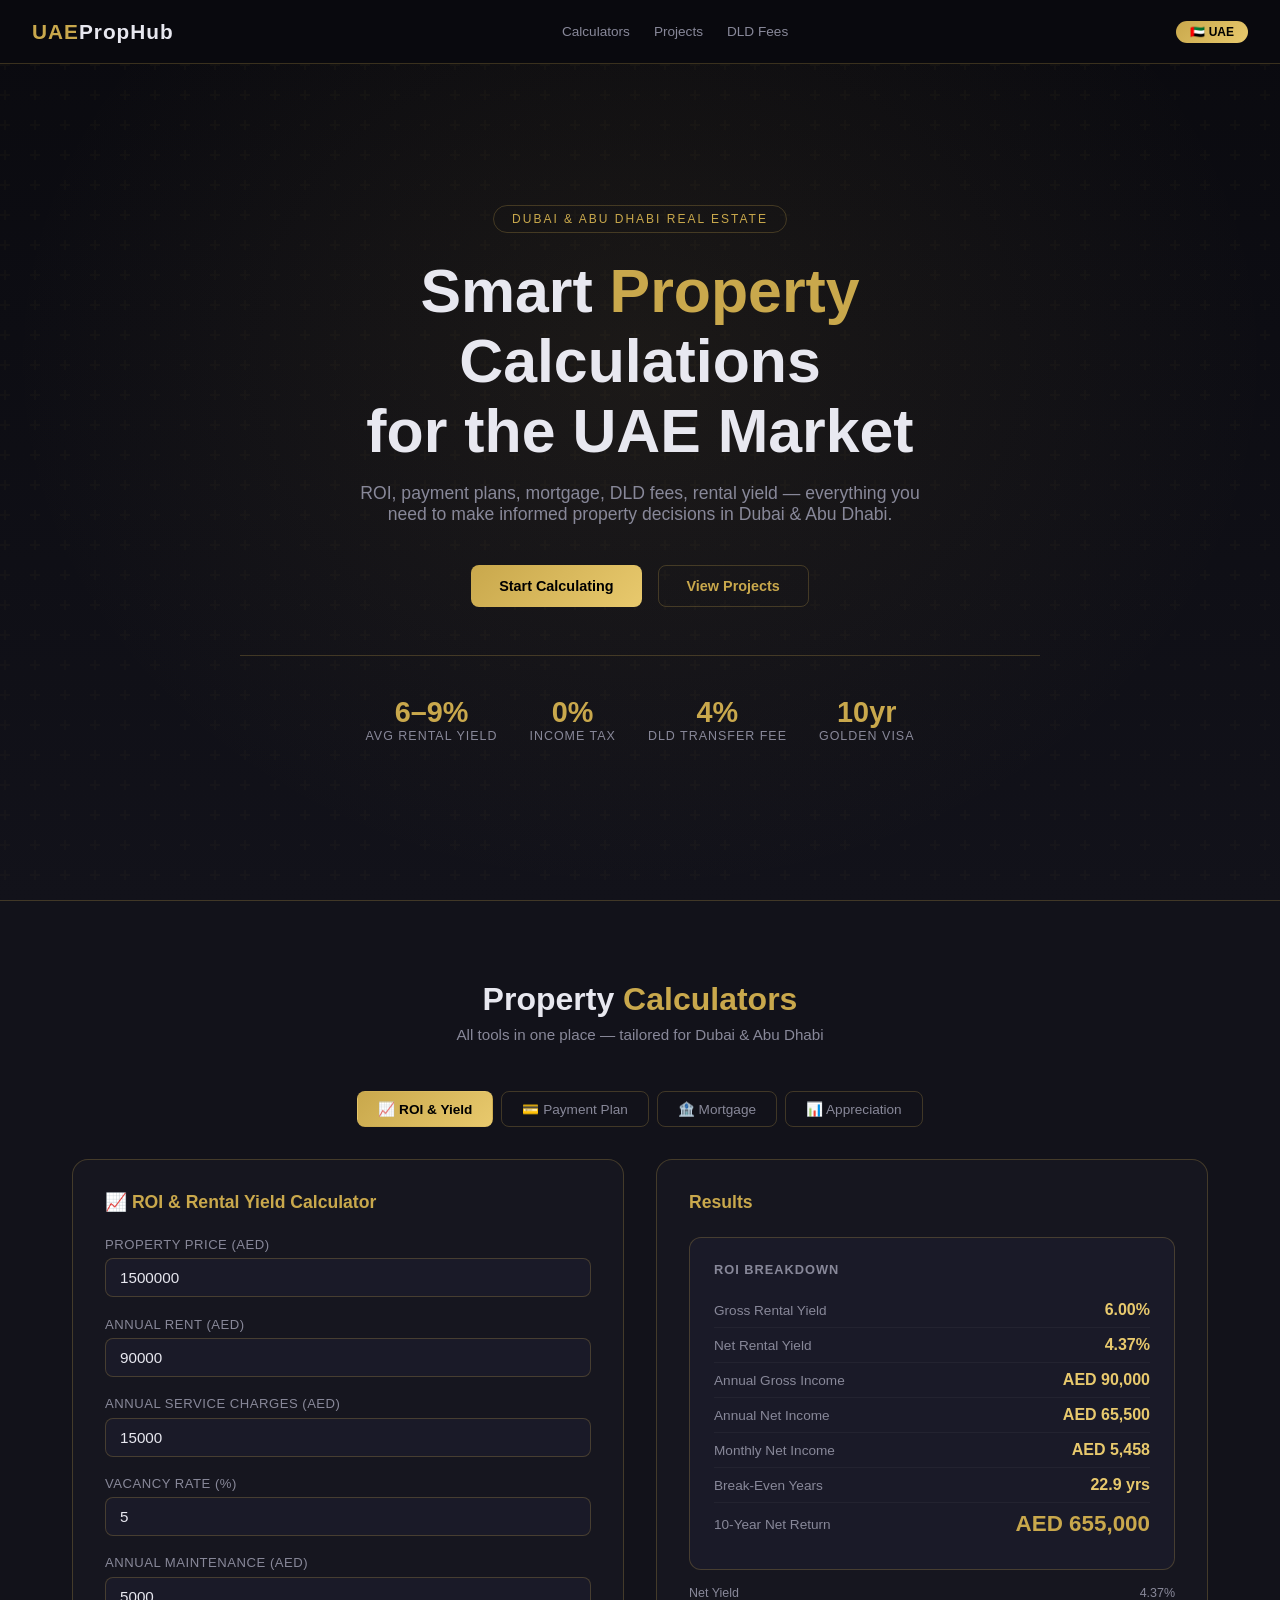
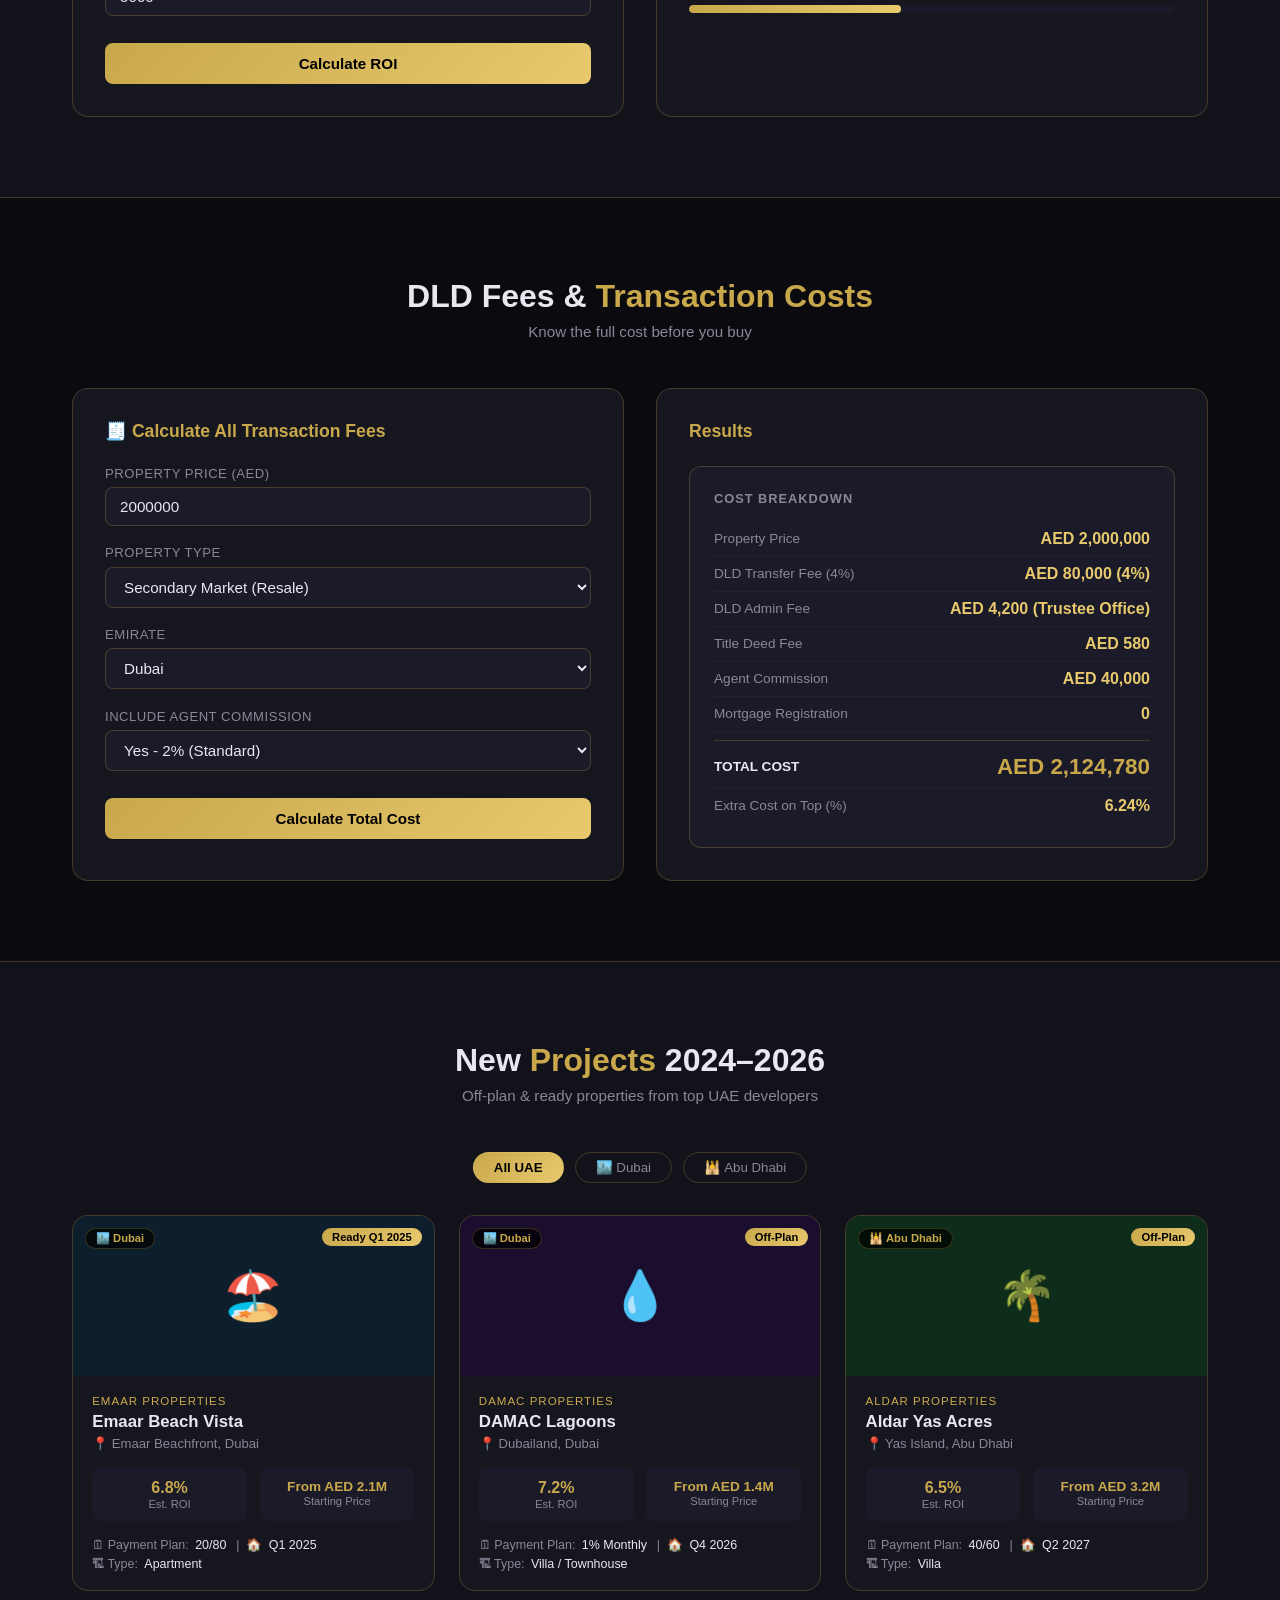
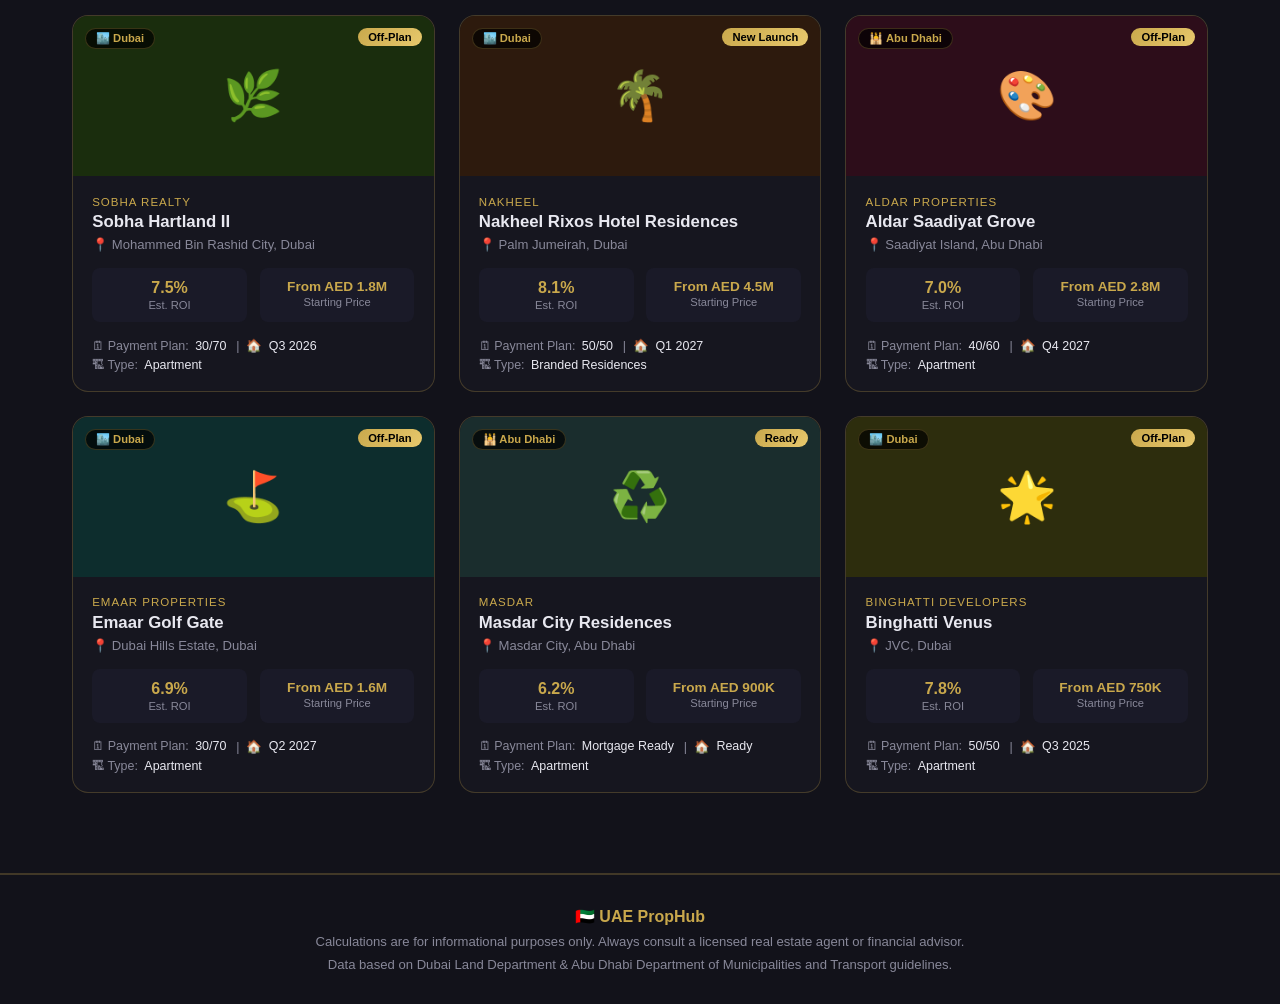
<file: index.html>
<!DOCTYPE html>
<html lang="en">
<head>
<meta charset="UTF-8">
<meta name="viewport" content="width=device-width, initial-scale=1.0">
<title>UAE Real Estate Hub</title>
<link rel="stylesheet" href="assets/css/style.css">
</head>
<body>

<!-- NAV -->
<nav>
  <div class="logo">UAE<span>PropHub</span></div>
  <div class="nav-links">
    <a href="#calculators">Calculators</a>
    <a href="#projects">Projects</a>
    <a href="#fees">DLD Fees</a>
  </div>
  <div class="city-badge">🇦🇪 UAE</div>
</nav>

<!-- HERO -->
<div class="hero">
  <div class="hero-content">
    <div class="hero-tag">Dubai & Abu Dhabi Real Estate</div>
    <h1>Smart <span class="gold">Property</span> Calculations<br>for the UAE Market</h1>
    <p>ROI, payment plans, mortgage, DLD fees, rental yield — everything you need to make informed property decisions in Dubai & Abu Dhabi.</p>
    <div class="hero-btns">
      <button class="btn-gold" onclick="document.getElementById('calculators').scrollIntoView({behavior:'smooth'})">Start Calculating</button>
      <button class="btn-outline" onclick="document.getElementById('projects').scrollIntoView({behavior:'smooth'})">View Projects</button>
    </div>
    <div class="stats-row">
      <div class="stat"><div class="stat-num">6–9%</div><div class="stat-label">Avg Rental Yield</div></div>
      <div class="stat"><div class="stat-num">0%</div><div class="stat-label">Income Tax</div></div>
      <div class="stat"><div class="stat-num">4%</div><div class="stat-label">DLD Transfer Fee</div></div>
      <div class="stat"><div class="stat-num">10yr</div><div class="stat-label">Golden Visa</div></div>
    </div>
  </div>
</div>

<!-- CALCULATORS -->
<div class="full-bg" id="calculators">
<section>
  <div class="sec-title">
    <h2>Property <span class="gold">Calculators</span></h2>
    <p>All tools in one place — tailored for Dubai & Abu Dhabi</p>
  </div>
  <div class="tab-bar">
    <button class="tab active" onclick="switchTab('roi')">📈 ROI & Yield</button>
    <button class="tab" onclick="switchTab('payment')">💳 Payment Plan</button>
    <button class="tab" onclick="switchTab('mortgage')">🏦 Mortgage</button>
    <button class="tab" onclick="switchTab('appreciation')">📊 Appreciation</button>
  </div>

  <!-- ROI -->
  <div class="calc-panel active" id="panel-roi">
    <div class="calc-grid">
      <div class="calc-card">
        <h3>📈 ROI & Rental Yield Calculator</h3>
        <div class="field"><label>Property Price (AED)</label><input id="roi-price" type="number" value="1500000"></div>
        <div class="field"><label>Annual Rent (AED)</label><input id="roi-rent" type="number" value="90000"></div>
        <div class="field"><label>Annual Service Charges (AED)</label><input id="roi-service" type="number" value="15000"></div>
        <div class="field"><label>Vacancy Rate (%)</label><input id="roi-vacancy" type="number" value="5" min="0" max="100"></div>
        <div class="field"><label>Annual Maintenance (AED)</label><input id="roi-maint" type="number" value="5000"></div>
        <button class="calc-btn" onclick="calcROI()">Calculate ROI</button>
      </div>
      <div class="calc-card">
        <h3>Results</h3>
        <div class="result-box">
          <h4>ROI Breakdown</h4>
          <div class="result-row"><span class="result-label">Gross Rental Yield</span><span class="result-val" id="r-gross">—</span></div>
          <div class="result-row"><span class="result-label">Net Rental Yield</span><span class="result-val" id="r-net">—</span></div>
          <div class="result-row"><span class="result-label">Annual Gross Income</span><span class="result-val" id="r-gross-income">—</span></div>
          <div class="result-row"><span class="result-label">Annual Net Income</span><span class="result-val" id="r-net-income">—</span></div>
          <div class="result-row"><span class="result-label">Monthly Net Income</span><span class="result-val" id="r-monthly">—</span></div>
          <div class="result-row"><span class="result-label">Break-Even Years</span><span class="result-val" id="r-breakeven">—</span></div>
          <div class="result-row"><span class="result-label">10-Year Net Return</span><span class="result-val big" id="r-10yr">—</span></div>
        </div>
        <div class="progress-wrap" id="yield-bar-wrap" style="display:none;margin-top:1rem;">
          <div style="display:flex;justify-content:space-between;font-size:.78rem;color:var(--muted);margin-bottom:.3rem;"><span>Net Yield</span><span id="yield-bar-label"></span></div>
          <div class="progress-bar"><div class="progress-fill" id="yield-bar" style="width:0%"></div></div>
        </div>
      </div>
    </div>
  </div>

  <!-- PAYMENT PLAN -->
  <div class="calc-panel" id="panel-payment">
    <div class="calc-grid">
      <div class="calc-card">
        <h3>💳 Payment Plan Calculator</h3>
        <div class="field"><label>Property Price (AED)</label><input id="pp-price" type="number" value="2000000"></div>
        <div class="field"><label>Payment Plan Type</label>
          <select id="pp-plan">
            <option value="30-70">30/70 — Pay 30% now, 70% on handover</option>
            <option value="40-60">40/60 — Pay 40% now, 60% on handover</option>
            <option value="50-50">50/50 — Equal split</option>
            <option value="20-80">20/80 — Pay 20% now, 80% on handover</option>
            <option value="60-40">60/40 — Pay 60% construction, 40% on handover</option>
            <option value="1-99">1% Monthly — 1% per month</option>
          </select>
        </div>
        <div class="field"><label>Project Start Date</label><input id="pp-start" type="month" value="2025-01"></div>
        <div class="field"><label>Handover Date</label><input id="pp-end" type="month" value="2027-06"></div>
        <div class="field"><label>Down Payment (%)</label><input id="pp-down" type="number" value="10" min="0" max="100"></div>
        <button class="calc-btn" onclick="calcPayment()">Generate Payment Schedule</button>
      </div>
      <div class="calc-card" style="overflow-x:auto;">
        <h3>Payment Schedule</h3>
        <div id="pp-result"><div style="color:var(--muted);font-size:.9rem;">Click Generate to see your payment schedule</div></div>
      </div>
    </div>
  </div>

  <!-- MORTGAGE -->
  <div class="calc-panel" id="panel-mortgage">
    <div class="calc-grid">
      <div class="calc-card">
        <h3>🏦 Mortgage Calculator</h3>
        <div class="field"><label>Property Value (AED)</label><input id="m-value" type="number" value="2000000"></div>
        <div class="field"><label>Down Payment (%)</label><input id="m-down" type="number" value="20" min="0" max="100"></div>
        <div class="field"><label>Annual Interest Rate (%)</label><input id="m-rate" type="number" value="4.5" step="0.1"></div>
        <div class="field"><label>Loan Tenure (Years)</label><input id="m-tenure" type="number" value="25" min="1" max="30"></div>
        <div class="field"><label>Resident Type</label>
          <select id="m-resident">
            <option value="uae">UAE National (max 80% LTV)</option>
            <option value="expat" selected>Expat (max 75% LTV)</option>
            <option value="nonresident">Non-Resident (max 50% LTV)</option>
          </select>
        </div>
        <button class="calc-btn" onclick="calcMortgage()">Calculate Mortgage</button>
      </div>
      <div class="calc-card">
        <h3>Results</h3>
        <div class="result-box">
          <h4>Mortgage Breakdown</h4>
          <div class="result-row"><span class="result-label">Loan Amount</span><span class="result-val" id="m-loan">—</span></div>
          <div class="result-row"><span class="result-label">Down Payment</span><span class="result-val" id="m-dp">—</span></div>
          <div class="result-row"><span class="result-label">Monthly Payment</span><span class="result-val big" id="m-monthly">—</span></div>
          <div class="result-row"><span class="result-label">Total Repayment</span><span class="result-val" id="m-total">—</span></div>
          <div class="result-row"><span class="result-label">Total Interest</span><span class="result-val red" id="m-interest">—</span></div>
          <div class="result-row"><span class="result-label">Loan-to-Value Ratio</span><span class="result-val" id="m-ltv">—</span></div>
        </div>
        <div id="m-warning" style="display:none;margin-top:.8rem;padding:.8rem;background:rgba(248,113,113,.08);border:1px solid rgba(248,113,113,.3);border-radius:8px;font-size:.82rem;color:#f87171;"></div>
      </div>
    </div>
  </div>

  <!-- APPRECIATION -->
  <div class="calc-panel" id="panel-appreciation">
    <div class="calc-grid">
      <div class="calc-card">
        <h3>📊 Capital Appreciation Estimator</h3>
        <div class="field"><label>Purchase Price (AED)</label><input id="ca-price" type="number" value="1500000"></div>
        <div class="field"><label>Location / Area</label>
          <select id="ca-area">
            <option value="8">Dubai Marina (avg 8%/yr)</option>
            <option value="9">Downtown Dubai (avg 9%/yr)</option>
            <option value="7">Dubai Hills Estate (avg 7%/yr)</option>
            <option value="10">Palm Jumeirah (avg 10%/yr)</option>
            <option value="6">JVC (avg 6%/yr)</option>
            <option value="8">Business Bay (avg 8%/yr)</option>
            <option value="7">Yas Island, Abu Dhabi (avg 7%/yr)</option>
            <option value="9">Saadiyat Island, Abu Dhabi (avg 9%/yr)</option>
            <option value="6">Al Reem Island, Abu Dhabi (avg 6%/yr)</option>
            <option value="7">Mohammed Bin Zayed City (avg 7%/yr)</option>
          </select>
        </div>
        <div class="field"><label>Investment Horizon (Years)</label><input id="ca-years" type="number" value="10" min="1" max="30"></div>
        <div class="field"><label>Annual Rental Income (AED)</label><input id="ca-rent" type="number" value="90000"></div>
        <button class="calc-btn" onclick="calcAppreciation()">Project Value</button>
      </div>
      <div class="calc-card">
        <h3>Results</h3>
        <div class="result-box">
          <h4>Appreciation Projection</h4>
          <div class="result-row"><span class="result-label">Purchase Price</span><span class="result-val" id="ca-buy">—</span></div>
          <div class="result-row"><span class="result-label">Projected Value</span><span class="result-val big green" id="ca-future">—</span></div>
          <div class="result-row"><span class="result-label">Capital Gain</span><span class="result-val green" id="ca-gain">—</span></div>
          <div class="result-row"><span class="result-label">Total Rental Income</span><span class="result-val" id="ca-totalrent">—</span></div>
          <div class="result-row"><span class="result-label">Total Return</span><span class="result-val big" id="ca-totalreturn">—</span></div>
          <div class="result-row"><span class="result-label">ROI %</span><span class="result-val green" id="ca-roi">—</span></div>
        </div>
        <div id="ca-timeline" style="margin-top:1rem;"></div>
      </div>
    </div>
  </div>
</section>
</div>

<!-- DLD FEES -->
<div id="fees">
<section>
  <div class="sec-title">
    <h2>DLD Fees & <span class="gold">Transaction Costs</span></h2>
    <p>Know the full cost before you buy</p>
  </div>
  <div class="calc-grid">
    <div class="calc-card">
      <h3>🧾 Calculate All Transaction Fees</h3>
      <div class="field"><label>Property Price (AED)</label><input id="dld-price" type="number" value="2000000"></div>
      <div class="field"><label>Property Type</label>
        <select id="dld-type">
          <option value="secondary">Secondary Market (Resale)</option>
          <option value="offplan">Off-Plan (New Developer)</option>
        </select>
      </div>
      <div class="field"><label>Emirate</label>
        <select id="dld-city">
          <option value="dubai">Dubai</option>
          <option value="abudhabi">Abu Dhabi</option>
        </select>
      </div>
      <div class="field"><label>Include Agent Commission</label>
        <select id="dld-agent">
          <option value="2">Yes - 2% (Standard)</option>
          <option value="0">No</option>
        </select>
      </div>
      <button class="calc-btn" onclick="calcDLD()">Calculate Total Cost</button>
    </div>
    <div class="calc-card">
      <h3>Results</h3>
      <div class="result-box">
        <h4>Cost Breakdown</h4>
        <div class="result-row"><span class="result-label">Property Price</span><span class="result-val" id="dld-r-price">—</span></div>
        <div class="result-row"><span class="result-label">DLD Transfer Fee (4%)</span><span class="result-val" id="dld-r-transfer">—</span></div>
        <div class="result-row"><span class="result-label">DLD Admin Fee</span><span class="result-val" id="dld-r-admin">—</span></div>
        <div class="result-row"><span class="result-label">Title Deed Fee</span><span class="result-val" id="dld-r-title">—</span></div>
        <div class="result-row"><span class="result-label">Agent Commission</span><span class="result-val" id="dld-r-agent">—</span></div>
        <div class="result-row"><span class="result-label">Mortgage Registration</span><span class="result-val" id="dld-r-mortgage">0</span></div>
        <div class="result-row" style="margin-top:.5rem;padding-top:.8rem;border-top:1px solid var(--border);">
          <span class="result-label" style="font-weight:700;color:var(--text);">TOTAL COST</span>
          <span class="result-val big" id="dld-r-total">—</span>
        </div>
        <div class="result-row"><span class="result-label">Extra Cost on Top (%)</span><span class="result-val" id="dld-r-pct">—</span></div>
      </div>
    </div>
  </div>
</section>
</div>

<!-- PROJECTS -->
<div class="full-bg" id="projects">
<section>
  <div class="sec-title">
    <h2>New <span class="gold">Projects</span> 2024–2026</h2>
    <p>Off-plan & ready properties from top UAE developers</p>
  </div>
  <div class="city-filter">
    <button class="city-btn active" onclick="filterProjects('all',this)">All UAE</button>
    <button class="city-btn" onclick="filterProjects('dubai',this)">🏙️ Dubai</button>
    <button class="city-btn" onclick="filterProjects('abudhabi',this)">🕌 Abu Dhabi</button>
  </div>
  <div class="projects-grid" id="projects-grid"></div>
</section>
</div>

<footer>
  <p style="color:var(--gold);font-weight:700;font-size:1rem;margin-bottom:.5rem;">🇦🇪 UAE PropHub</p>
  <p>Calculations are for informational purposes only. Always consult a licensed real estate agent or financial advisor.</p>
  <p style="margin-top:.5rem;">Data based on Dubai Land Department & Abu Dhabi Department of Municipalities and Transport guidelines.</p>
</footer>

<script src="assets/js/main.js"></script>
</body>
</html>
</file>
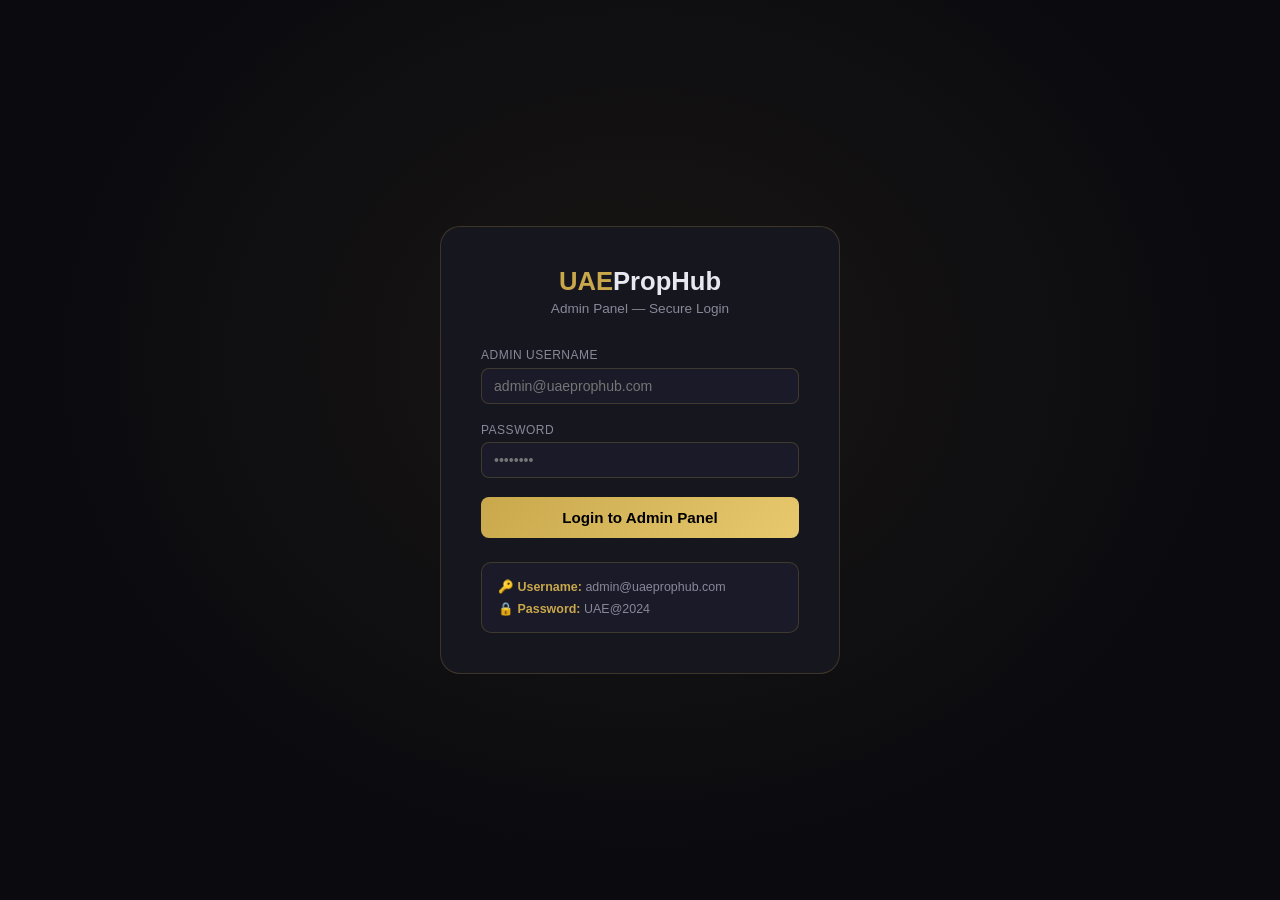
<file: admin.html>
<!DOCTYPE html>
<html lang="en">
<head>
<meta charset="UTF-8">
<meta name="viewport" content="width=device-width, initial-scale=1.0">
<title>UAE PropHub — Admin Panel</title>
<link rel="stylesheet" href="assets/css/admin.css">
</head>
<body>

<!-- LOGIN SCREEN -->
<div id="login-screen">
  <div class="login-box">
    <div class="login-logo">UAE<span>PropHub</span></div>
    <div class="login-sub">Admin Panel — Secure Login</div>
    <div class="field"><label>Admin Username</label><input id="l-user" type="text" placeholder="admin@uaeprophub.com"></div>
    <div class="field"><label>Password</label><input id="l-pass" type="password" placeholder="••••••••" onkeydown="if(event.key==='Enter')doLogin()"></div>
    <button class="btn-gold" onclick="doLogin()">Login to Admin Panel</button>
    <div class="login-err" id="login-err">❌ Invalid credentials. Please try again.</div>
    <div class="cred-hint">
      <div>🔑 <b>Username:</b> admin@uaeprophub.com</div>
      <div style="margin-top:.4rem;">🔒 <b>Password:</b> UAE@2024</div>
    </div>
  </div>
</div>

<!-- ADMIN SCREEN -->
<div id="admin-screen">
<div class="admin-wrap">

  <!-- SIDEBAR -->
  <div class="sidebar">
    <div class="sidebar-logo">
      <div class="logo">UAE<span>PropHub</span></div>
      <div class="role">⚡ Admin Dashboard</div>
    </div>
    <nav class="sidebar-nav">
      <div class="nav-item active" onclick="showPage('dashboard',this)"><span class="icon">📊</span>Dashboard</div>
      <div class="nav-item" onclick="showPage('projects',this)"><span class="icon">🏗️</span>Projects</div>
      <div class="nav-item" onclick="showPage('calculators',this)"><span class="icon">🧮</span>Calculator Settings</div>
      <div class="nav-item" onclick="showPage('fees',this)"><span class="icon">🧾</span>DLD / Fee Rates</div>
      <div class="nav-item" onclick="showPage('areas',this)"><span class="icon">📍</span>Area Appreciation</div>
      <div class="nav-item" onclick="showPage('account',this)"><span class="icon">👤</span>Account</div>
    </nav>
    <div class="sidebar-footer">
      <button class="logout-btn" onclick="doLogout()">🚪 Logout</button>
    </div>
  </div>

  <!-- MAIN CONTENT -->
  <div class="main">

    <!-- DASHBOARD PAGE -->
    <div class="page active" id="page-dashboard">
      <div class="topbar">
        <h1>Admin <span>Dashboard</span></h1>
        <div class="topbar-right">
          <span class="badge badge-green">● Live</span>
          <span class="badge badge-gold" id="admin-name-badge">admin@uaeprophub.com</span>
        </div>
      </div>
      <div class="stats-grid">
        <div class="stat-card"><div class="s-val" id="dash-projects">9</div><div class="s-label">Total Projects</div></div>
        <div class="stat-card"><div class="s-val" id="dash-dubai">6</div><div class="s-label">Dubai Projects</div></div>
        <div class="stat-card"><div class="s-val" id="dash-ad">3</div><div class="s-label">Abu Dhabi Projects</div></div>
        <div class="stat-card"><div class="s-val">4%</div><div class="s-label">DLD Fee Rate</div></div>
        <div class="stat-card"><div class="s-val" id="dash-avgROI">—</div><div class="s-label">Avg Project ROI</div></div>
      </div>
      <div class="table-card">
        <div class="table-header">
          <h3>Recent Projects</h3>
          <button class="btn-sm btn-add" onclick="showPage('projects',document.querySelector('[onclick*=projects]'))">+ Add Project</button>
        </div>
        <div style="overflow-x:auto;">
          <table id="dash-table">
            <thead><tr><th>Project</th><th>Developer</th><th>City</th><th>ROI</th><th>Price From</th><th>Status</th></tr></thead>
            <tbody id="dash-tbody"></tbody>
          </table>
        </div>
      </div>
    </div>

    <!-- PROJECTS PAGE -->
    <div class="page" id="page-projects">
      <div class="topbar">
        <h1>Manage <span>Projects</span></h1>
        <button class="btn-sm btn-add" onclick="openModal()">+ Add New Project</button>
      </div>
      <div class="table-card">
        <div class="table-header"><h3>All Projects</h3><span id="proj-count" class="badge badge-gold"></span></div>
        <div style="overflow-x:auto;">
          <table>
            <thead><tr><th>#</th><th>Project Name</th><th>Developer</th><th>City</th><th>Location</th><th>Price From</th><th>ROI</th><th>Payment Plan</th><th>Handover</th><th>Actions</th></tr></thead>
            <tbody id="proj-tbody"></tbody>
          </table>
        </div>
      </div>
    </div>

    <!-- CALCULATOR SETTINGS PAGE -->
    <div class="page" id="page-calculators">
      <div class="topbar"><h1>Calculator <span>Settings</span></h1></div>
      <div class="settings-grid">
        <div class="settings-card">
          <h3>📈 ROI Calculator Defaults</h3>
          <div class="setting-row"><label>Default Property Price (AED)</label><input id="s-roi-price" type="number" value="1500000"></div>
          <div class="setting-row"><label>Default Annual Rent (AED)</label><input id="s-roi-rent" type="number" value="90000"></div>
          <div class="setting-row"><label>Default Service Charges (AED)</label><input id="s-roi-service" type="number" value="15000"></div>
          <div class="setting-row"><label>Default Vacancy Rate (%)</label><input id="s-roi-vacancy" type="number" value="5"></div>
          <div class="setting-row"><label>Default Maintenance (AED)</label><input id="s-roi-maint" type="number" value="5000"></div>
          <button class="save-settings-btn" onclick="saveCalcSettings('roi')">💾 Save ROI Defaults</button>
        </div>
        <div class="settings-card">
          <h3>🏦 Mortgage Calculator Defaults</h3>
          <div class="setting-row"><label>Default Property Value (AED)</label><input id="s-m-value" type="number" value="2000000"></div>
          <div class="setting-row"><label>Default Down Payment (%)</label><input id="s-m-down" type="number" value="20"></div>
          <div class="setting-row"><label>Default Interest Rate (%)</label><input id="s-m-rate" type="number" value="4.5" step="0.1"></div>
          <div class="setting-row"><label>Default Tenure (Years)</label><input id="s-m-tenure" type="number" value="25"></div>
          <div class="setting-row"><label>UAE National Max LTV (%)</label><input id="s-m-ltv-uae" type="number" value="80"></div>
          <div class="setting-row"><label>Expat Max LTV (%)</label><input id="s-m-ltv-exp" type="number" value="75"></div>
          <div class="setting-row"><label>Non-Resident Max LTV (%)</label><input id="s-m-ltv-nr" type="number" value="50"></div>
          <button class="save-settings-btn" onclick="saveCalcSettings('mortgage')">💾 Save Mortgage Defaults</button>
        </div>
        <div class="settings-card">
          <h3>📊 Appreciation Calculator</h3>
          <div class="setting-row"><label>Default Purchase Price (AED)</label><input id="s-ca-price" type="number" value="1500000"></div>
          <div class="setting-row"><label>Default Horizon (Years)</label><input id="s-ca-years" type="number" value="10"></div>
          <div class="setting-row"><label>Default Annual Rent (AED)</label><input id="s-ca-rent" type="number" value="90000"></div>
          <button class="save-settings-btn" onclick="saveCalcSettings('appreciation')">💾 Save Defaults</button>
        </div>
        <div class="settings-card">
          <h3>💳 Payment Plan Options</h3>
          <div style="font-size:.8rem;color:var(--muted);margin-bottom:1rem;">Available plans shown in calculator dropdown</div>
          <div id="plan-list"></div>
          <div style="display:flex;gap:.5rem;margin-top:.8rem;">
            <input id="new-plan-label" placeholder="e.g. 25/75" style="flex:1;background:var(--dark3);border:1px solid var(--border);color:var(--text);padding:8px 10px;border-radius:7px;font-size:.83rem;outline:none;">
            <button class="btn-sm btn-add" onclick="addPlan()">+ Add</button>
          </div>
          <button class="save-settings-btn" onclick="savePlans()">💾 Save Plans</button>
        </div>
      </div>
    </div>

    <!-- DLD / FEES PAGE -->
    <div class="page" id="page-fees">
      <div class="topbar"><h1>DLD & <span>Fee Rates</span></h1></div>
      <div class="settings-grid">
        <div class="settings-card">
          <h3>🏙️ Dubai Fee Rates</h3>
          <div class="setting-row"><label>DLD Transfer Fee (%)</label><input id="f-dxb-transfer" type="number" value="4" step="0.1"></div>
          <div class="setting-row"><label>Trustee Office Fee (AED)</label><input id="f-dxb-admin" type="number" value="4200"></div>
          <div class="setting-row"><label>Title Deed Fee (AED)</label><input id="f-dxb-title" type="number" value="580"></div>
          <div class="setting-row"><label>Agent Commission (%)</label><input id="f-dxb-agent" type="number" value="2" step="0.5"></div>
          <div class="setting-row"><label>Mortgage Registration (%)</label><input id="f-dxb-mort" type="number" value="0.25" step="0.05"></div>
          <button class="save-settings-btn" onclick="saveFees('dubai')">💾 Save Dubai Fees</button>
        </div>
        <div class="settings-card">
          <h3>🕌 Abu Dhabi Fee Rates</h3>
          <div class="setting-row"><label>ADM Transfer Fee (%)</label><input id="f-ad-transfer" type="number" value="2" step="0.1"></div>
          <div class="setting-row"><label>ADM Admin Fee (AED)</label><input id="f-ad-admin" type="number" value="3000"></div>
          <div class="setting-row"><label>Title Deed Fee (AED)</label><input id="f-ad-title" type="number" value="500"></div>
          <div class="setting-row"><label>Agent Commission (%)</label><input id="f-ad-agent" type="number" value="2" step="0.5"></div>
          <div class="setting-row"><label>Mortgage Registration (%)</label><input id="f-ad-mort" type="number" value="0.1" step="0.05"></div>
          <button class="save-settings-btn" onclick="saveFees('abudhabi')">💾 Save Abu Dhabi Fees</button>
        </div>
        <div class="settings-card">
          <h3>📋 Other Charges</h3>
          <div class="setting-row"><label>Property Valuation Fee (AED)</label><input id="f-val" type="number" value="3500"></div>
          <div class="setting-row"><label>NOC Fee (AED)</label><input id="f-noc" type="number" value="1000"></div>
          <div class="setting-row"><label>RERA Registration (AED)</label><input id="f-rera" type="number" value="2000"></div>
          <button class="save-settings-btn" onclick="saveFees('other')">💾 Save Other Fees</button>
        </div>
      </div>
    </div>

    <!-- AREA APPRECIATION PAGE -->
    <div class="page" id="page-areas">
      <div class="topbar">
        <h1>Area <span>Appreciation Rates</span></h1>
        <button class="btn-sm btn-add" onclick="addAreaRow()">+ Add Area</button>
      </div>
      <div class="table-card">
        <div class="table-header"><h3>Annual Appreciation Rates (%)</h3></div>
        <div style="overflow-x:auto;">
          <table><thead><tr><th>Area / Community</th><th>City</th><th>Annual Rate (%)</th><th>Action</th></tr></thead>
          <tbody id="areas-tbody"></tbody></table>
        </div>
        <div style="padding:1.2rem 1.5rem;border-top:1px solid var(--border);">
          <button class="save-settings-btn" onclick="saveAreas()">💾 Save All Area Rates</button>
        </div>
      </div>
    </div>

    <!-- ACCOUNT PAGE -->
    <div class="page" id="page-account">
      <div class="topbar"><h1>Account <span>Settings</span></h1></div>
      <div class="settings-grid">
        <div class="pwd-card">
          <h3>🔐 Change Password</h3>
          <div class="field" style="margin-bottom:1rem;"><label>Current Username</label><input id="acc-user" type="text" value="admin@uaeprophub.com"></div>
          <div class="field" style="margin-bottom:1rem;"><label>Current Password</label><input id="acc-cur" type="password" placeholder="Current password"></div>
          <div class="field" style="margin-bottom:1rem;"><label>New Password</label><input id="acc-new" type="password" placeholder="New password"></div>
          <div class="field" style="margin-bottom:1.2rem;"><label>Confirm New Password</label><input id="acc-confirm" type="password" placeholder="Confirm password"></div>
          <button class="save-settings-btn" onclick="changePassword()">🔒 Update Credentials</button>
          <div id="pwd-msg" style="font-size:.82rem;margin-top:.7rem;"></div>
        </div>
        <div class="settings-card" style="max-width:320px;">
          <h3>ℹ️ Admin Info</h3>
          <div style="font-size:.85rem;line-height:1.9;">
            <div style="color:var(--muted);">Username</div>
            <div id="acc-display-user" style="color:var(--gold);font-weight:700;margin-bottom:.5rem;">admin@uaeprophub.com</div>
            <div style="color:var(--muted);">Role</div>
            <div style="color:var(--text);font-weight:600;margin-bottom:.5rem;">Super Admin</div>
            <div style="color:var(--muted);">Last Login</div>
            <div id="last-login" style="color:var(--text);font-weight:600;">—</div>
          </div>
        </div>
      </div>
    </div>

  </div><!-- /main -->
</div>
</div><!-- /admin-screen -->

<!-- PROJECT MODAL -->
<div class="modal-bg" id="proj-modal">
  <div class="modal">
    <div class="modal-head">
      <h3 id="modal-title">Add New Project</h3>
      <button class="modal-close" onclick="closeModal()">✕</button>
    </div>
    <div class="modal-body">
      <input type="hidden" id="edit-idx" value="-1">
      <div class="form-grid">
        <div class="field"><label>Project Name *</label><input id="f-name" type="text" placeholder="e.g. Emaar Beach Vista"></div>
        <div class="field"><label>Developer *</label><input id="f-dev" type="text" placeholder="e.g. Emaar Properties"></div>
        <div class="field"><label>Location / Community</label><input id="f-loc" type="text" placeholder="e.g. Dubai Marina, Dubai"></div>
        <div class="field"><label>City *</label>
          <select id="f-city"><option value="dubai">🏙️ Dubai</option><option value="abudhabi">🕌 Abu Dhabi</option></select>
        </div>
        <div class="field"><label>Price From (AED)</label><input id="f-price" type="text" placeholder="e.g. From AED 1.5M"></div>
        <div class="field"><label>Estimated ROI (%)</label><input id="f-roi" type="text" placeholder="e.g. 7.2%"></div>
        <div class="field"><label>Payment Plan</label><input id="f-plan" type="text" placeholder="e.g. 30/70 or 1% Monthly"></div>
        <div class="field"><label>Handover Date</label><input id="f-handover" type="text" placeholder="e.g. Q4 2026"></div>
        <div class="field"><label>Property Type</label><input id="f-type" type="text" placeholder="e.g. Apartment, Villa"></div>
        <div class="field"><label>Status Badge</label><input id="f-badge" type="text" placeholder="e.g. Off-Plan, Ready"></div>
        <div class="field"><label>Emoji Icon</label><input id="f-emoji" type="text" placeholder="e.g. 🏖️" maxlength="4"></div>
        <div class="field"><label>Card BG Color</label><input id="f-bg" type="color" value="#0d1f2d" style="height:40px;cursor:pointer;"></div>
      </div>
      <div class="field" style="margin-top:1rem;"><label>Description (optional)</label><textarea id="f-desc" placeholder="Brief description of the project..."></textarea></div>
    </div>
    <div class="modal-footer">
      <button class="btn-sm btn-cancel" onclick="closeModal()">Cancel</button>
      <button class="btn-sm btn-save" onclick="saveProject()">💾 Save Project</button>
    </div>
  </div>
</div>

<div class="toast" id="toast"></div>

<script src="assets/js/admin.js"></script>
</body>
</html>
</file>
<file: assets/css/style.css>
/* ============================================
   UAE PropHub — Main Site Styles (style.css)
   Place this file at: assets/css/style.css
   ============================================ */

:root {
  --gold: #c9a84c;
  --gold2: #e8c96d;
  --dark: #0a0a0f;
  --dark2: #12121a;
  --dark3: #1a1a28;
  --card: #16161f;
  --border: rgba(201, 168, 76, 0.25);
  --text: #e8e8f0;
  --muted: #888899;
}

* { margin: 0; padding: 0; box-sizing: border-box; }
html { scroll-behavior: smooth; }
body { background: var(--dark); color: var(--text); font-family: 'Segoe UI', sans-serif; }
a { color: var(--gold); text-decoration: none; }

/* ── NAVIGATION ── */
nav {
  position: fixed; top: 0; width: 100%; z-index: 100;
  background: rgba(10, 10, 15, 0.95); backdrop-filter: blur(12px);
  border-bottom: 1px solid var(--border);
  padding: 0 2rem; display: flex; align-items: center;
  justify-content: space-between; height: 64px;
}
.logo { font-size: 1.3rem; font-weight: 700; color: var(--gold); letter-spacing: 1px; }
.logo span { color: var(--text); }
.nav-links { display: flex; gap: 1.5rem; font-size: 0.85rem; }
.nav-links a { color: var(--muted); transition: .2s; }
.nav-links a:hover { color: var(--gold); }
.city-badge {
  background: linear-gradient(135deg, var(--gold), var(--gold2));
  color: #000; font-size: 0.75rem; font-weight: 700;
  padding: 4px 14px; border-radius: 20px; cursor: pointer;
}

/* ── HERO ── */
.hero {
  min-height: 100vh; display: flex; align-items: center;
  justify-content: center; text-align: center; padding: 6rem 2rem 3rem;
  background: radial-gradient(ellipse at 50% 40%, rgba(201, 168, 76, 0.08) 0%, transparent 70%),
              linear-gradient(180deg, var(--dark) 0%, var(--dark2) 100%);
  position: relative; overflow: hidden;
}
.hero::before {
  content: ''; position: absolute; inset: 0;
  background: url("data:image/svg+xml,%3Csvg width='60' height='60' viewBox='0 0 60 60' xmlns='http://www.w3.org/2000/svg'%3E%3Cg fill='none' fill-rule='evenodd'%3E%3Cg fill='%23c9a84c' fill-opacity='0.03'%3E%3Cpath d='M36 34v-4h-2v4h-4v2h4v4h2v-4h4v-2h-4zm0-30V0h-2v4h-4v2h4v4h2V6h4V4h-4zM6 34v-4H4v4H0v2h4v4h2v-4h4v-2H6zM6 4V0H4v4H0v2h4v4h2V6h4V4H6z'/%3E%3C/g%3E%3C/g%3E%3C/svg%3E");
}
.hero-content { position: relative; z-index: 1; max-width: 800px; }
.hero-tag {
  display: inline-block; border: 1px solid var(--border);
  color: var(--gold); font-size: 0.75rem; letter-spacing: 2px;
  text-transform: uppercase; padding: 6px 18px; border-radius: 20px; margin-bottom: 1.5rem;
}
.hero h1 { font-size: clamp(2rem, 5vw, 3.8rem); font-weight: 800; line-height: 1.15; margin-bottom: 1rem; }
.hero h1 .gold { color: var(--gold); }
.hero p { font-size: 1.1rem; color: var(--muted); margin-bottom: 2.5rem; max-width: 560px; margin-left: auto; margin-right: auto; }
.hero-btns { display: flex; gap: 1rem; justify-content: center; flex-wrap: wrap; }
.stats-row {
  display: flex; gap: 2rem; justify-content: center; flex-wrap: wrap;
  margin-top: 3rem; padding-top: 2.5rem; border-top: 1px solid var(--border);
}
.stat { text-align: center; }
.stat-num { font-size: 1.8rem; font-weight: 800; color: var(--gold); }
.stat-label { font-size: 0.78rem; color: var(--muted); text-transform: uppercase; letter-spacing: 1px; }

/* ── BUTTONS ── */
.btn-gold {
  background: linear-gradient(135deg, var(--gold), var(--gold2));
  color: #000; font-weight: 700; padding: 12px 28px; border-radius: 8px;
  border: none; cursor: pointer; font-size: 0.9rem; transition: .2s;
}
.btn-gold:hover { opacity: .88; transform: translateY(-1px); }
.btn-outline {
  background: transparent; color: var(--gold); font-weight: 600;
  padding: 12px 28px; border-radius: 8px; border: 1px solid var(--border);
  cursor: pointer; font-size: 0.9rem; transition: .2s;
}
.btn-outline:hover { background: rgba(201, 168, 76, 0.08); }

/* ── SECTION LAYOUT ── */
section { padding: 5rem 2rem; max-width: 1200px; margin: 0 auto; }
.full-bg { background: var(--dark2); border-top: 1px solid var(--border); border-bottom: 1px solid var(--border); }
.sec-title { text-align: center; margin-bottom: 3rem; }
.sec-title h2 { font-size: 2rem; font-weight: 800; margin-bottom: .5rem; }
.sec-title h2 .gold { color: var(--gold); }
.sec-title p { color: var(--muted); font-size: .95rem; }

/* ── TABS ── */
.tab-bar { display: flex; gap: .5rem; flex-wrap: wrap; justify-content: center; margin-bottom: 2rem; }
.tab {
  padding: 9px 20px; border-radius: 8px; border: 1px solid var(--border);
  background: transparent; color: var(--muted); cursor: pointer; font-size: .85rem; transition: .2s;
}
.tab.active { background: linear-gradient(135deg, var(--gold), var(--gold2)); color: #000; font-weight: 700; border-color: transparent; }
.tab:hover:not(.active) { border-color: var(--gold); color: var(--gold); }
.calc-panel { display: none; }
.calc-panel.active { display: block; }

/* ── CALCULATOR CARDS ── */
.calc-grid { display: grid; grid-template-columns: 1fr 1fr; gap: 2rem; }
.calc-card {
  background: var(--card); border: 1px solid var(--border); border-radius: 16px; padding: 2rem;
}
.calc-card h3 { font-size: 1.1rem; font-weight: 700; margin-bottom: 1.5rem; color: var(--gold); }
.field { margin-bottom: 1.2rem; }
.field label { display: block; font-size: .82rem; color: var(--muted); margin-bottom: .4rem; text-transform: uppercase; letter-spacing: .5px; }
.field input, .field select {
  width: 100%; background: var(--dark3); border: 1px solid var(--border);
  color: var(--text); padding: 10px 14px; border-radius: 8px; font-size: .95rem; outline: none; transition: .2s;
}
.field input:focus, .field select:focus { border-color: var(--gold); }
.field select option { background: var(--dark3); }
.calc-btn {
  width: 100%; padding: 12px; border-radius: 8px; border: none;
  background: linear-gradient(135deg, var(--gold), var(--gold2));
  color: #000; font-weight: 700; font-size: .95rem; cursor: pointer; margin-top: .5rem; transition: .2s;
}
.calc-btn:hover { opacity: .88; }

/* ── RESULT BOX ── */
.result-box {
  background: var(--dark3); border: 1px solid var(--border); border-radius: 12px; padding: 1.5rem; margin-top: 1.5rem;
}
.result-box h4 { font-size: .8rem; text-transform: uppercase; letter-spacing: 1px; color: var(--muted); margin-bottom: 1rem; }
.result-row {
  display: flex; justify-content: space-between; align-items: center;
  padding: .5rem 0; border-bottom: 1px solid rgba(255, 255, 255, .04);
}
.result-row:last-child { border-bottom: none; }
.result-label { font-size: .85rem; color: var(--muted); }
.result-val { font-size: 1rem; font-weight: 700; color: var(--gold2); }
.result-val.big { font-size: 1.4rem; color: var(--gold); }
.result-val.green { color: #4ade80; }
.result-val.red { color: #f87171; }

/* ── PAYMENT SCHEDULE TABLE ── */
.schedule-table { width: 100%; border-collapse: collapse; font-size: .82rem; margin-top: 1rem; }
.schedule-table th {
  background: var(--dark3); color: var(--gold); padding: 8px 12px;
  text-align: left; font-size: .75rem; text-transform: uppercase; letter-spacing: .5px;
}
.schedule-table td { padding: 8px 12px; border-bottom: 1px solid rgba(255, 255, 255, .04); color: var(--text); }
.schedule-table tr:hover td { background: rgba(201, 168, 76, .04); }

/* ── PROGRESS BAR ── */
.progress-wrap { margin-top: .5rem; }
.progress-bar { background: var(--dark3); border-radius: 99px; height: 8px; overflow: hidden; }
.progress-fill {
  height: 100%; border-radius: 99px;
  background: linear-gradient(90deg, var(--gold), var(--gold2)); transition: width .6s ease;
}

/* ── PROJECT CARDS ── */
.city-filter { display: flex; gap: .7rem; justify-content: center; margin-bottom: 2rem; flex-wrap: wrap; }
.city-btn {
  padding: 7px 20px; border-radius: 20px; border: 1px solid var(--border);
  background: transparent; color: var(--muted); cursor: pointer; font-size: .83rem; transition: .2s;
}
.city-btn.active { background: linear-gradient(135deg, var(--gold), var(--gold2)); color: #000; font-weight: 700; border-color: transparent; }
.city-btn:hover:not(.active) { border-color: var(--gold); color: var(--gold); }
.projects-grid { display: grid; grid-template-columns: repeat(auto-fill, minmax(300px, 1fr)); gap: 1.5rem; }
.project-card {
  background: var(--card); border: 1px solid var(--border); border-radius: 16px; overflow: hidden; transition: .2s;
}
.project-card:hover { border-color: var(--gold); transform: translateY(-3px); }
.proj-img {
  height: 160px; display: flex; align-items: center; justify-content: center;
  font-size: 3rem; position: relative; overflow: hidden;
}
.proj-badge {
  position: absolute; top: 12px; right: 12px;
  background: linear-gradient(135deg, var(--gold), var(--gold2));
  color: #000; font-size: .7rem; font-weight: 700; padding: 3px 10px; border-radius: 20px;
}
.proj-city-badge {
  position: absolute; top: 12px; left: 12px;
  background: rgba(0, 0, 0, .7); color: var(--gold);
  font-size: .7rem; font-weight: 600; padding: 3px 10px; border-radius: 20px;
  border: 1px solid var(--border);
}
.proj-body { padding: 1.2rem; }
.proj-dev { font-size: .72rem; color: var(--gold); text-transform: uppercase; letter-spacing: 1px; margin-bottom: .3rem; }
.proj-name { font-size: 1.05rem; font-weight: 700; margin-bottom: .3rem; }
.proj-loc { font-size: .82rem; color: var(--muted); margin-bottom: 1rem; }
.proj-stats { display: grid; grid-template-columns: 1fr 1fr; gap: .8rem; margin-bottom: 1rem; }
.proj-stat { background: var(--dark3); border-radius: 8px; padding: .7rem; text-align: center; }
.proj-stat-val { font-size: 1rem; font-weight: 700; color: var(--gold); }
.proj-stat-label { font-size: .7rem; color: var(--muted); margin-top: .1rem; }
.proj-plan { font-size: .78rem; color: var(--muted); display: flex; align-items: center; gap: .4rem; }
.proj-plan span { color: var(--text); }

/* ── FOOTER ── */
footer {
  background: var(--dark2); border-top: 1px solid var(--border);
  text-align: center; padding: 2rem; color: var(--muted); font-size: .82rem;
}

/* ── RESPONSIVE ── */
@media (max-width: 700px) {
  .calc-grid { grid-template-columns: 1fr; }
  .nav-links { display: none; }
}
</file>
<file: assets/css/admin.css>
/* ============================================
   UAE PropHub — Admin Panel Styles (admin.css)
   Place this file at: assets/css/admin.css
   ============================================ */

:root {
  --gold: #c9a84c; --gold2: #e8c96d;
  --dark: #0a0a0f; --dark2: #12121a; --dark3: #1a1a28;
  --card: #16161f; --border: rgba(201,168,76,0.22);
  --text: #e8e8f0; --muted: #888899;
  --red: #f87171; --green: #4ade80;
}
* { margin: 0; padding: 0; box-sizing: border-box; }
body { background: var(--dark); color: var(--text); font-family: 'Segoe UI', sans-serif; min-height: 100vh; }

/* ── LOGIN ── */
#login-screen {
  min-height: 100vh; display: flex; align-items: center; justify-content: center;
  background: radial-gradient(ellipse at 50% 40%, rgba(201,168,76,.08) 0%, transparent 70%);
}
.login-box {
  background: var(--card); border: 1px solid var(--border); border-radius: 20px;
  padding: 2.5rem; width: 100%; max-width: 400px; text-align: center;
}
.login-logo { font-size: 1.6rem; font-weight: 800; color: var(--gold); margin-bottom: .3rem; }
.login-logo span { color: var(--text); }
.login-sub { color: var(--muted); font-size: .85rem; margin-bottom: 2rem; }
.login-box .field { margin-bottom: 1.2rem; text-align: left; }
.login-box label { display: block; font-size: .78rem; color: var(--muted); text-transform: uppercase; letter-spacing: .5px; margin-bottom: .4rem; }
.login-box input {
  width: 100%; background: var(--dark3); border: 1px solid var(--border);
  color: var(--text); padding: 11px 14px; border-radius: 8px; font-size: .95rem; outline: none; transition: .2s;
}
.login-box input:focus { border-color: var(--gold); }
.btn-gold {
  width: 100%; padding: 12px; border-radius: 8px; border: none;
  background: linear-gradient(135deg, var(--gold), var(--gold2));
  color: #000; font-weight: 700; font-size: .95rem; cursor: pointer; transition: .2s;
}
.btn-gold:hover { opacity: .88; }
.login-err { color: var(--red); font-size: .82rem; margin-top: .8rem; display: none; }
.cred-hint {
  margin-top: 1.5rem; padding: 1rem; background: var(--dark3); border-radius: 10px;
  border: 1px solid var(--border); font-size: .78rem; color: var(--muted); text-align: left;
}
.cred-hint b { color: var(--gold); }

/* ── ADMIN LAYOUT ── */
#admin-screen { display: none; min-height: 100vh; }
.admin-wrap { display: flex; min-height: 100vh; }

/* ── SIDEBAR ── */
.sidebar {
  width: 240px; min-height: 100vh; background: var(--dark2);
  border-right: 1px solid var(--border); display: flex; flex-direction: column;
  position: fixed; top: 0; left: 0; z-index: 50;
}
.sidebar-logo { padding: 1.5rem; border-bottom: 1px solid var(--border); }
.sidebar-logo .logo { font-size: 1.1rem; font-weight: 800; color: var(--gold); }
.sidebar-logo .logo span { color: var(--text); }
.sidebar-logo .role { font-size: .72rem; color: var(--muted); margin-top: .2rem; }
.sidebar-nav { flex: 1; padding: 1rem 0; }
.nav-item {
  display: flex; align-items: center; gap: .8rem; padding: 11px 1.5rem;
  cursor: pointer; font-size: .88rem; color: var(--muted); transition: .2s;
  border-left: 3px solid transparent;
}
.nav-item:hover { color: var(--text); background: rgba(255,255,255,.03); }
.nav-item.active { color: var(--gold); background: rgba(201,168,76,.06); border-left-color: var(--gold); }
.nav-item .icon { font-size: 1.1rem; width: 22px; text-align: center; }
.sidebar-footer { padding: 1rem 1.5rem; border-top: 1px solid var(--border); }
.logout-btn {
  width: 100%; padding: 9px; border-radius: 8px; border: 1px solid var(--border);
  background: transparent; color: var(--red); cursor: pointer; font-size: .83rem; transition: .2s;
}
.logout-btn:hover { background: rgba(248,113,113,.08); }

/* ── MAIN CONTENT ── */
.main { margin-left: 240px; flex: 1; padding: 2rem; }
.page { display: none; }
.page.active { display: block; }

/* ── TOPBAR ── */
.topbar { display: flex; align-items: center; justify-content: space-between; margin-bottom: 2rem; }
.topbar h1 { font-size: 1.5rem; font-weight: 800; }
.topbar h1 span { color: var(--gold); }
.topbar-right { display: flex; align-items: center; gap: .8rem; }
.badge { padding: 4px 12px; border-radius: 20px; font-size: .72rem; font-weight: 700; }
.badge-green { background: rgba(74,222,128,.12); color: var(--green); border: 1px solid rgba(74,222,128,.25); }
.badge-gold { background: rgba(201,168,76,.12); color: var(--gold); border: 1px solid var(--border); }

/* ── STAT CARDS ── */
.stats-grid { display: grid; grid-template-columns: repeat(auto-fill, minmax(180px, 1fr)); gap: 1rem; margin-bottom: 2rem; }
.stat-card { background: var(--card); border: 1px solid var(--border); border-radius: 12px; padding: 1.2rem; }
.stat-card .s-val { font-size: 1.8rem; font-weight: 800; color: var(--gold); }
.stat-card .s-label { font-size: .75rem; color: var(--muted); text-transform: uppercase; letter-spacing: .5px; margin-top: .2rem; }

/* ── TABLE CARD ── */
.table-card { background: var(--card); border: 1px solid var(--border); border-radius: 14px; overflow: hidden; }
.table-header {
  display: flex; align-items: center; justify-content: space-between;
  padding: 1.2rem 1.5rem; border-bottom: 1px solid var(--border);
}
.table-header h3 { font-size: 1rem; font-weight: 700; }

table { width: 100%; border-collapse: collapse; font-size: .83rem; }
th {
  background: var(--dark3); color: var(--gold); padding: 10px 14px;
  text-align: left; font-size: .73rem; text-transform: uppercase; letter-spacing: .5px; white-space: nowrap;
}
td { padding: 10px 14px; border-bottom: 1px solid rgba(255,255,255,.04); vertical-align: middle; }
tr:hover td { background: rgba(201,168,76,.03); }

.city-tag { display: inline-block; padding: 2px 9px; border-radius: 20px; font-size: .7rem; font-weight: 600; }
.tag-dubai { background: rgba(59,130,246,.15); color: #60a5fa; border: 1px solid rgba(59,130,246,.2); }
.tag-ad { background: rgba(168,85,247,.15); color: #c084fc; border: 1px solid rgba(168,85,247,.2); }

/* ── BUTTONS ── */
.btn-sm { padding: 7px 16px; border-radius: 8px; border: none; font-size: .8rem; font-weight: 700; cursor: pointer; transition: .2s; }
.btn-add { background: linear-gradient(135deg, var(--gold), var(--gold2)); color: #000; }
.btn-add:hover { opacity: .88; }
.btn-edit { background: rgba(201,168,76,.12); color: var(--gold); border: 1px solid var(--border); }
.btn-edit:hover { background: rgba(201,168,76,.2); }
.btn-del { background: rgba(248,113,113,.1); color: var(--red); border: 1px solid rgba(248,113,113,.2); }
.btn-del:hover { background: rgba(248,113,113,.18); }
.btn-save { background: linear-gradient(135deg, var(--green), #22c55e); color: #000; }
.btn-cancel { background: var(--dark3); color: var(--muted); border: 1px solid var(--border); }

/* ── SETTINGS ── */
.settings-grid { display: grid; grid-template-columns: repeat(auto-fill, minmax(300px, 1fr)); gap: 1.5rem; }
.settings-card { background: var(--card); border: 1px solid var(--border); border-radius: 14px; padding: 1.5rem; }
.settings-card h3 { font-size: .95rem; font-weight: 700; color: var(--gold); margin-bottom: 1.2rem; padding-bottom: .8rem; border-bottom: 1px solid var(--border); }
.setting-row { display: flex; align-items: center; justify-content: space-between; margin-bottom: .9rem; gap: 1rem; }
.setting-row label { font-size: .83rem; color: var(--text); flex: 1; }
.setting-row input {
  width: 110px; background: var(--dark3); border: 1px solid var(--border);
  color: var(--gold); padding: 7px 10px; border-radius: 7px; font-size: .88rem; outline: none;
  text-align: right; font-weight: 700;
}
.setting-row input:focus { border-color: var(--gold); }
.save-settings-btn {
  padding: 10px 24px; border-radius: 8px; border: none;
  background: linear-gradient(135deg, var(--gold), var(--gold2));
  color: #000; font-weight: 700; font-size: .88rem; cursor: pointer; margin-top: 1rem;
}

/* ── FORM FIELDS ── */
.field { margin-bottom: .2rem; }
.field label { display: block; font-size: .75rem; color: var(--muted); text-transform: uppercase; letter-spacing: .5px; margin-bottom: .35rem; }
.field input, .field select, .field textarea {
  width: 100%; background: var(--dark3); border: 1px solid var(--border);
  color: var(--text); padding: 9px 12px; border-radius: 8px; font-size: .88rem; outline: none; transition: .2s;
}
.field input:focus, .field select:focus, .field textarea:focus { border-color: var(--gold); }
.field textarea { resize: vertical; min-height: 70px; }
.field select option { background: var(--dark3); }

/* ── MODAL ── */
.modal-bg {
  display: none; position: fixed; inset: 0; background: rgba(0,0,0,.7); z-index: 200;
  align-items: center; justify-content: center; padding: 1rem;
}
.modal-bg.open { display: flex; }
.modal {
  background: var(--card); border: 1px solid var(--border); border-radius: 16px;
  width: 100%; max-width: 620px; max-height: 90vh; overflow-y: auto;
}
.modal-head {
  display: flex; align-items: center; justify-content: space-between;
  padding: 1.2rem 1.5rem; border-bottom: 1px solid var(--border);
  position: sticky; top: 0; background: var(--card); z-index: 1;
}
.modal-head h3 { font-size: 1rem; font-weight: 700; color: var(--gold); }
.modal-close { background: none; border: none; color: var(--muted); font-size: 1.3rem; cursor: pointer; line-height: 1; }
.modal-body { padding: 1.5rem; }
.form-grid { display: grid; grid-template-columns: 1fr 1fr; gap: 1rem; }
.modal-footer {
  display: flex; gap: .7rem; justify-content: flex-end;
  padding: 1.2rem 1.5rem; border-top: 1px solid var(--border);
}

/* ── PASSWORD CARD ── */
.pwd-card { background: var(--card); border: 1px solid var(--border); border-radius: 14px; padding: 1.5rem; max-width: 420px; }
.pwd-card h3 { font-size: .95rem; font-weight: 700; color: var(--gold); margin-bottom: 1.2rem; }

/* ── TOAST ── */
.toast {
  position: fixed; bottom: 2rem; right: 2rem; z-index: 999;
  background: var(--dark2); border: 1px solid var(--green); color: var(--green);
  padding: 12px 20px; border-radius: 10px; font-size: .85rem; font-weight: 600;
  transform: translateY(80px); opacity: 0; transition: .3s;
}
.toast.show { transform: translateY(0); opacity: 1; }

/* ── STATUS DOTS ── */
.status-on { color: var(--green); font-size: .7rem; }
.status-off { color: var(--red); font-size: .7rem; }

/* ── RESPONSIVE ── */
@media (max-width: 768px) {
  .sidebar { width: 200px; }
  .main { margin-left: 200px; padding: 1rem; }
  .form-grid { grid-template-columns: 1fr; }
  .stats-grid { grid-template-columns: 1fr 1fr; }
}
@media (max-width: 560px) {
  .sidebar { display: none; }
  .main { margin-left: 0; }
}
</file>
